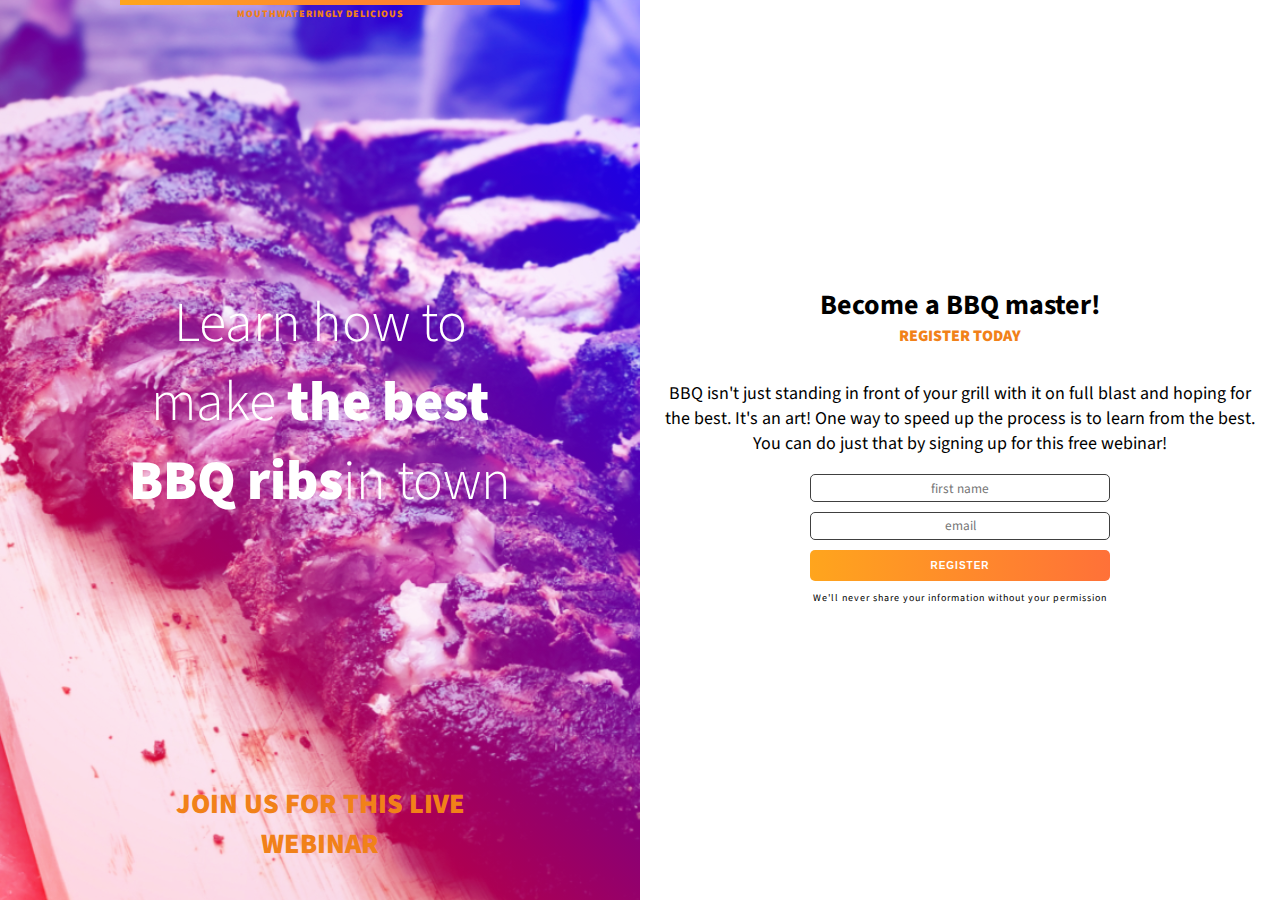
<file: BBQ splash/index.html>
<!DOCTYPE html>
<html lang="en">
<head>
    <meta charset="UTF-8">
    <meta http-equiv="X-UA-Compatible" content="IE=edge">
    <meta name="viewport" content="width=device-width, initial-scale=1.0">
    <title>bbq splash</title>
    <link href="https://fonts.googleapis.com/css?family=Source+Sans+Pro:300,400,900&display=swap" rel="stylesheet">
    <link rel="stylesheet" href="styles.css">
</head>
<body>
        <div class="col-1">
            <div class="container container-intro">
                <h1>Learn how to make <strong>the best BBQ ribs</strong>in town</h1>
                <p>Join us for this live webinar</p>
                <p class="top-text">Mouthwateringly delicious</p>
            </div>
        </div>
            <div class="main-content">
                    <h2>Become a BBQ master!</h2>
                    <p>Register Today</p>
                    <p>BBQ isn't just standing in front of your grill with it on full blast and hoping for the best. It's an art! One way to speed up the process is to learn from the best. You can do just that by signing up for this free webinar!</p>
                    <form  class="email-collector" action="#" method="POST">
                        <input aria-label="First name" type="text" placeholder="first name" required>
                        <input aria-label="Email"type="email" placeholder="email" required>
                        <button type="submit" class="btn btn-primary">Register</button>
                    </form>
         
                    <p class="fine-print">We'll never share your information without your permission</p>            
            </div>
</body>
</html>
</file>
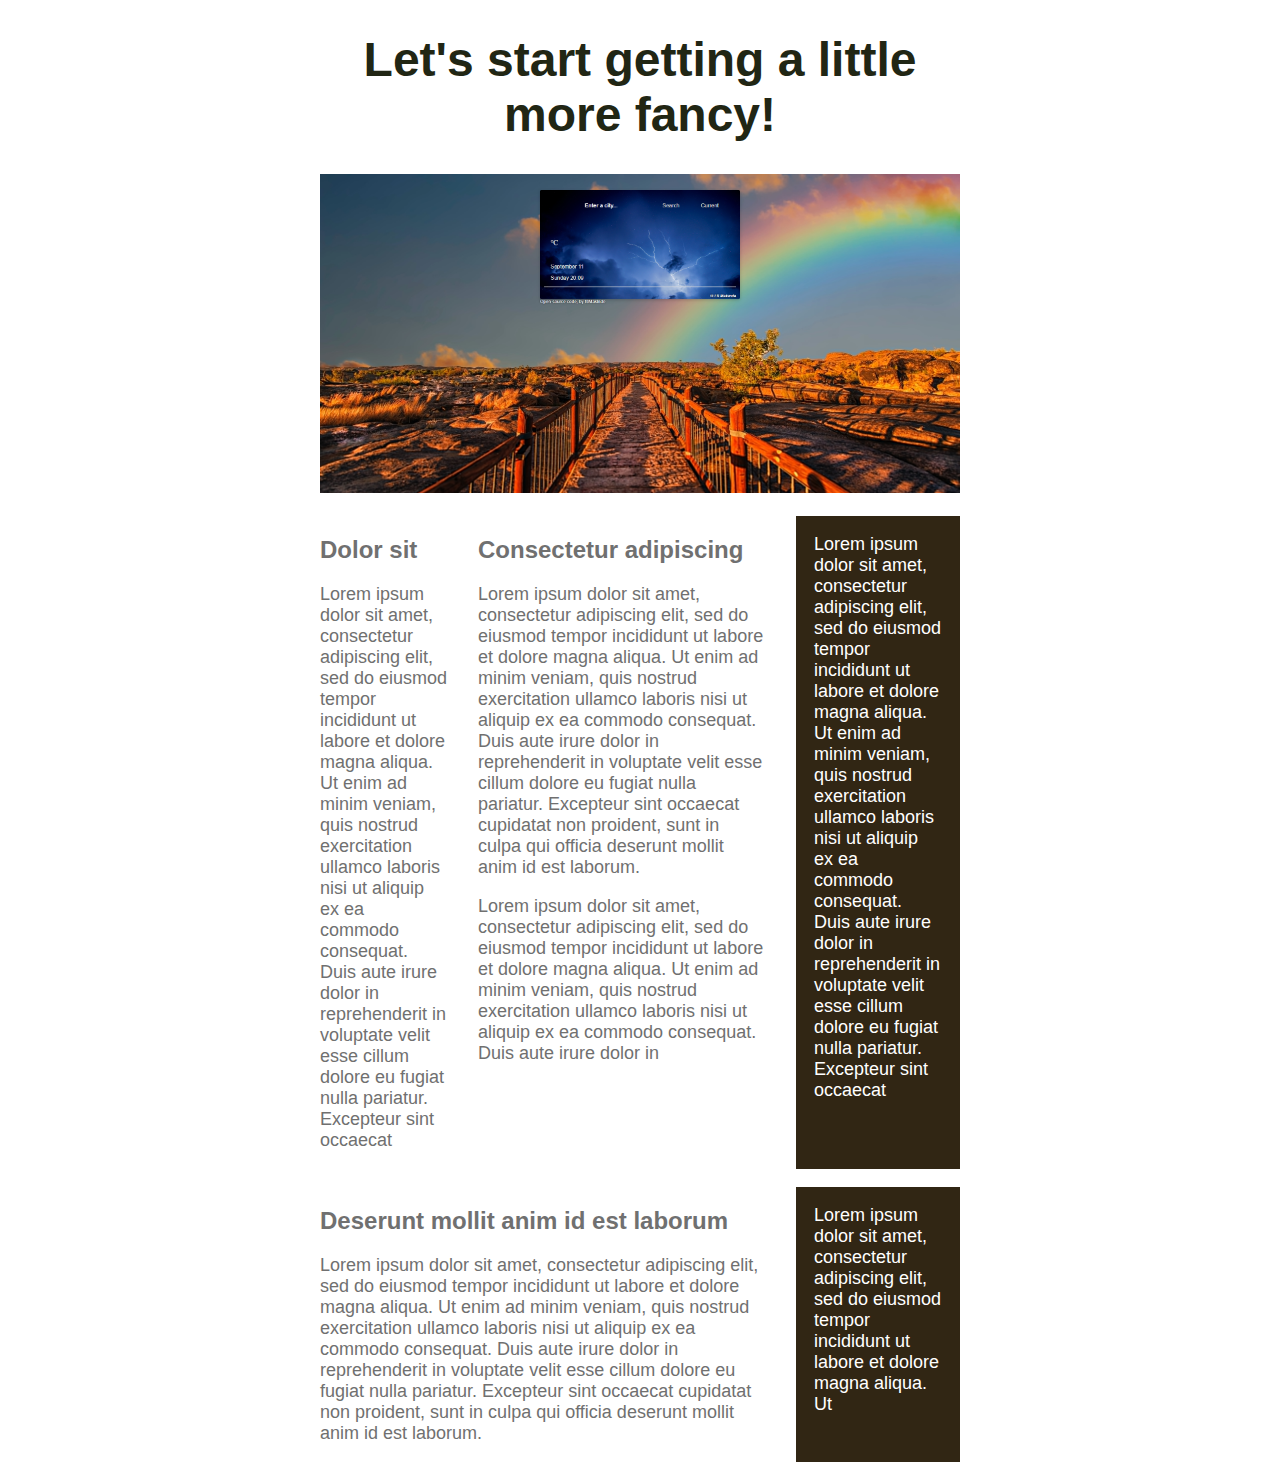
<file: FlexBox/index.html>
<!DOCTYPE html>
<html lang="en">
<head>
    <meta charset="UTF-8">
    <meta http-equiv="X-UA-Compatible" content="IE=edge">
    <meta name="viewport" content="width=device-width, initial-scale=1.0">
    <title>Working with flexbox</title>
    <link rel="stylesheet" href="styles.css">
</head>
<body>
    <div class="container">
        <h1>Let's start <span>getting a little</span> more fancy! </h1>
        <img src="weather pix.png" alt="image">
        <div class="column">
            <div class="col col-1">
                    <h2>Dolor sit</h2>
                    <p>Lorem ipsum dolor sit amet, consectetur adipiscing elit, sed do eiusmod tempor incididunt ut labore et dolore magna aliqua. Ut enim ad minim veniam, quis nostrud exercitation ullamco laboris nisi ut aliquip ex ea commodo consequat. Duis aute irure dolor in reprehenderit in voluptate velit esse cillum dolore eu fugiat nulla pariatur. Excepteur sint occaecat</p>

            </div>
            <div class="col col-2">
                    <h2>Consectetur adipiscing</h2>
                    <p>Lorem ipsum dolor sit amet, consectetur adipiscing elit, sed do eiusmod tempor incididunt ut labore et dolore magna aliqua. Ut enim ad minim veniam, quis nostrud exercitation ullamco laboris nisi ut aliquip ex ea commodo consequat. Duis aute irure dolor in reprehenderit in voluptate velit esse cillum dolore eu fugiat nulla pariatur. Excepteur sint occaecat cupidatat non proident, sunt in culpa qui officia deserunt mollit anim id est laborum.</p>
                    <p>Lorem ipsum dolor sit amet, consectetur adipiscing elit, sed do eiusmod tempor incididunt ut labore et dolore magna aliqua. Ut enim ad minim veniam, quis nostrud exercitation ullamco laboris nisi ut aliquip ex ea commodo consequat. Duis aute irure dolor in </p>
            </div>
            <div class="col col-bg col-1">
                    <p>
                        Lorem ipsum dolor sit amet, consectetur adipiscing elit, sed do eiusmod tempor incididunt ut labore et dolore magna aliqua. Ut enim ad minim veniam, quis nostrud exercitation ullamco laboris nisi ut aliquip ex ea commodo consequat. Duis aute irure dolor in reprehenderit in voluptate velit esse cillum dolore eu fugiat nulla pariatur. Excepteur sint occaecat</p>
            </div>
            </div>
            <div class="column">
              <div class="col col-3">
                    <h2>Deserunt mollit anim id est laborum</h2>
                    <p>Lorem ipsum dolor sit amet, consectetur adipiscing elit, sed do eiusmod tempor incididunt ut labore et dolore magna aliqua. Ut enim ad minim veniam, quis nostrud exercitation ullamco laboris nisi ut aliquip ex ea commodo consequat. Duis aute irure dolor in reprehenderit in voluptate velit esse cillum dolore eu fugiat nulla pariatur. Excepteur sint occaecat cupidatat non proident, sunt in culpa qui officia deserunt mollit anim id est laborum.</p>   

              </div>
              <div class="col col-1 col-bg">
                <p>Lorem ipsum dolor sit amet, consectetur adipiscing elit, sed do eiusmod tempor incididunt ut labore et dolore magna aliqua. Ut</p>
              </div>
            </div>
        </div>
</body>
</html>
</file>
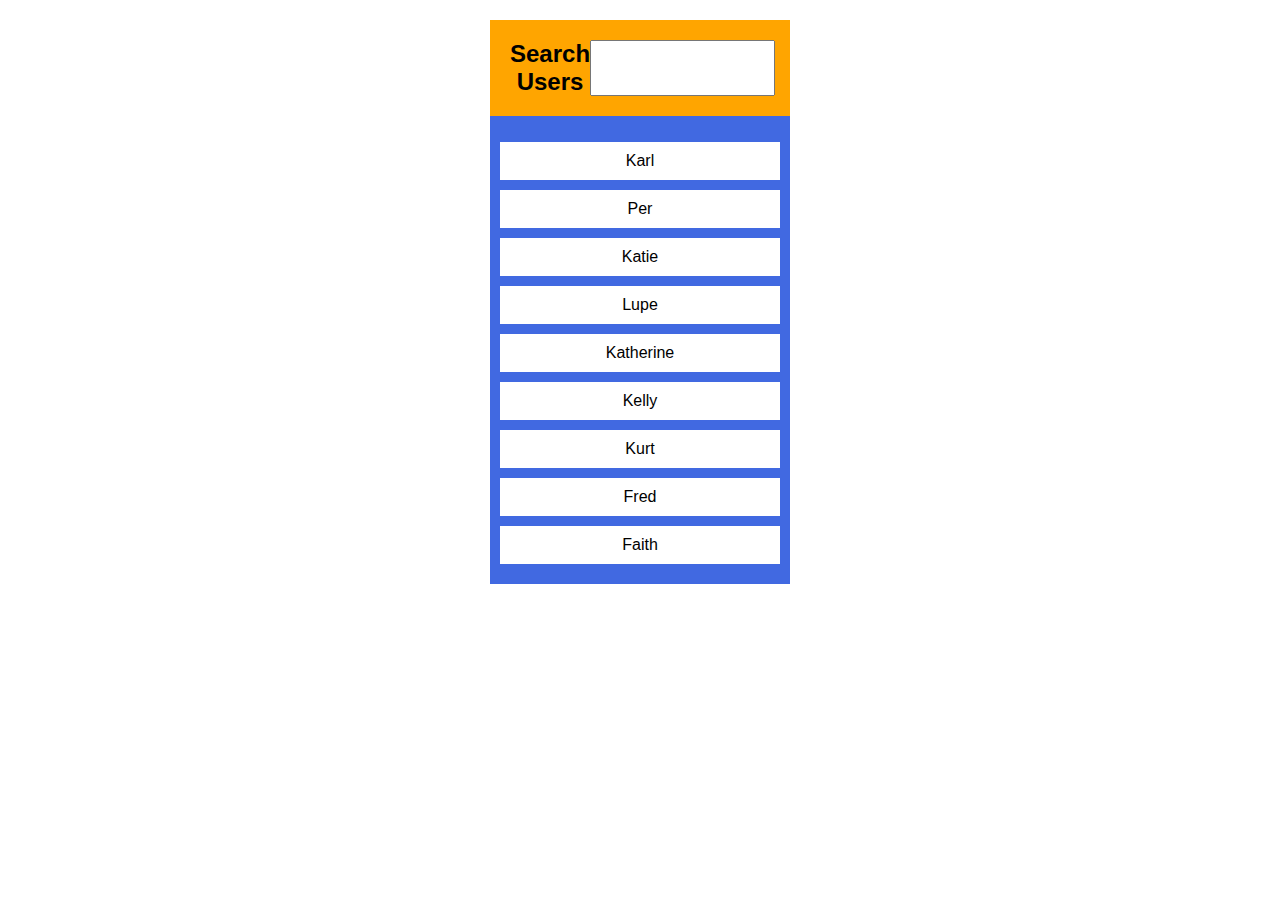
<file: Search Bar/index.html>
<!DOCTYPE html>
<html lang="en">
<head>
    <meta charset="UTF-8">
    <meta http-equiv="X-UA-Compatible" content="IE=edge">
    <meta name="viewport" content="width=device-width, initial-scale=1.0">
    <title>Search Bar</title>
    <link rel="stylesheet" href="styles.css">
</head>
<body>
    <div class="container">
        <div class="search">
           <label>Search Users</label>
           <input type="text" id="searchInput">
        </div>
            <ul class="result">
                <li class="name">Karl</li>
                <li class="name">Per</li>
                <li class="name">Katie</li>
                <li class="name">Lupe</li>
                <li class="name">Katherine</li>
                <li class="name">Kelly</li>
                <li class="name">Kurt</li>
                <li class="name">Fred</li>
                <li class="name">Faith</li>
            </ul>
    </div>
    <script src="search.js"></script>
</body>
</html>
</file>
<file: BBQ splash/styles.css>
*{
    box-sizing: border-box;
}

body{
    font-family: 'Source Sans Pro', sans-serif;
    text-align: center;
    margin: 0;
}
  .col-1{
    background-image: url("images/ribs.jpg"), linear-gradient(45deg, red, blue);
    background-blend-mode: screen;
    background-size: cover;
    background-position: center;
    padding: 0 .5em 2em;
  }
.container-intro{
    display: flex;
    flex-direction: column;
    justify-content: space-between;
    min-height: 50vh;
}
h1{
    font-size: 2.25rem;
    color: #FFFFFF;
    font-weight: 300;
    order: 2;
    margin: 0;
}
h1 + p{

        font-size: 1.3125rem;
        font-weight: 900;
        color: #F18119;
        text-transform: uppercase;
        order: 3;
        margin: 0;
}
h2 {
    font-size: 1.3125rem;
    margin: 0;
}
h2 + p {
    color: #F18119;
    font-size: 1rem;
    font-weight: 900;
    text-transform: uppercase;
    margin-top: 0;
}
.top-text{
    margin: 0;
    padding-top: 2px;
    font-size: 0.625rem;
    font-weight: 900;
    color: #F18119;
    text-transform: uppercase;
    letter-spacing: 1px;
    order: 1;
    border-top: 5px solid #F18119;
    border-image: linear-gradient(to left, #ff713b, #ffa51d) 1;
}
.fine-print{
    font-size: 0.625rem;
    letter-spacing: 1px;
}
strong{
    font-weight: 900;
}
.main-content{
  padding: 2em 1em;
}
.container{
    max-width: 400px;
    margin: 0 auto;
}
.email-collector{
    width: 80%;
    max-width: 300px;
    margin: 0 auto;
}

 input, .btn{
    width: 100%;
    border-radius: 5px;
 }
 input{
    margin-bottom: .75em;
    font-family: inherit;
    text-align: inherit;
    padding: .25em;
    border: 1px solid #404040;
    transform: scale(1);
    transition: transform 250ms;
 }
 input:focus{
    transform: scale(1.1);
 }
 .btn{
    display: inline-block;
    padding: 1em 1.5em;
    font-size: 0.625rem;
    text-transform: uppercase;
    font-weight: 900;
    letter-spacing: 1px;
    border: none;
    cursor: pointer;
 }
 .btn-primary{
    background: linear-gradient(to left, #ff7138, #ffa51d);
    color: white;
    transform: scale(1);
    transition: transform 250ms;
 }
 .btn-primary:hover, .btn-primary:hover{
    color: black;
    transform: scale(1.1);

 }
@media (min-width: 500px) {
    body {
        font-size: 1.125rem;
        display: flex;
       
    }
    h1 {
        font-size: 3.5rem;
    }
    
    h2,
    h1 + p {
        font-size: 1.75rem;
    }
    .col-1, .main-content{
        width: 50%;
        min-height: 100vh;
        box-sizing: border-box;
    }
    .main-content {
        display: flex;
        flex-direction: column;
        justify-content: center;
    }
    .container-intro{
        height: 100%;

    }
}
</file>
<file: FlexBox/styles.css>
body{
    margin: 0;
    color: #707070;
font-family: Arial, Helvetica, sans-serif;
font-size: 1.125rem;
}
.container{
    background: white;
    margin: 0 auto;
    width: 50%;
    max-width: 980px;
    margin-bottom: .25rem;
}
img{
    max-width: 100%;   
}
.column{
 display: flex;
 justify-content: space-between;
 margin: 1em 0;
}
h1{
    font-size: 3rem;
    color: #212614;
    text-align: center;
}
h2{
    font-size: 1.5rem;
}
.col-bg{
    background: #312614;
    color: #fff;
    padding: 1em;
}
.col-1{
  width: 20%;
}
.col-2{
    width: 45%;
}
.col-3{
    width: 70%;
}
@media screen and (max-width: 600px) {
    .column{
        flex-direction: column;
      }
    .col-1, .col-2, .col-3{
     width: 100%;
       }
}
p{
    margin-top: 0;
   
}
</file>
<file: Search Bar/styles.css>
body{
    text-align: center;
    font-family: Arial, Helvetica, sans-serif;
}
label{
 font-size: 24px;
 font-weight: bold;
}
.container{
    width: 300px;
    margin: 0 auto;
    margin-top: 20px;
    background-color: royalblue;
}
 .search{
    background-color: orange;
    display: flex;
    padding: 20px;
 }
li{
    list-style-type: none;
}
.result{
    color: white;
    padding: 10px;
}
.name{
    background: white;
    color: black;
    margin-bottom: 10px;
    padding: 10px;
}
</file>
